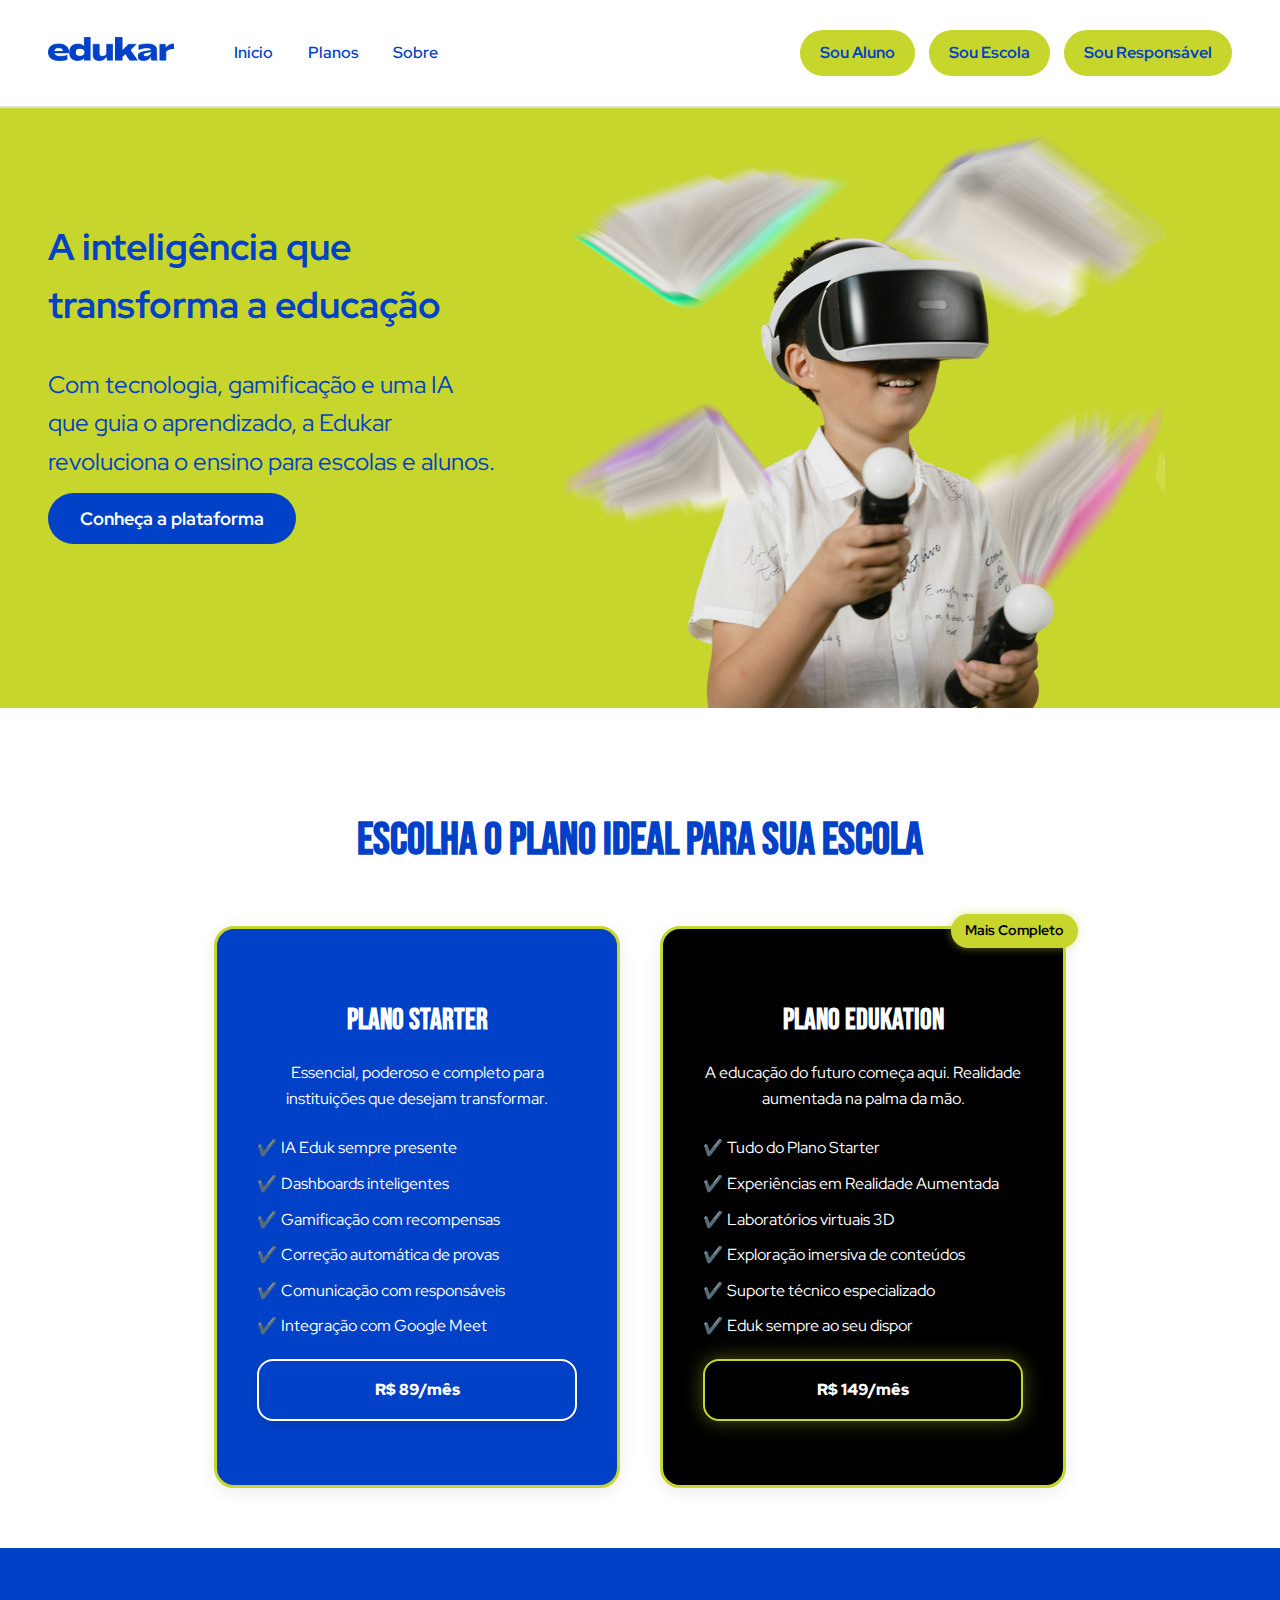
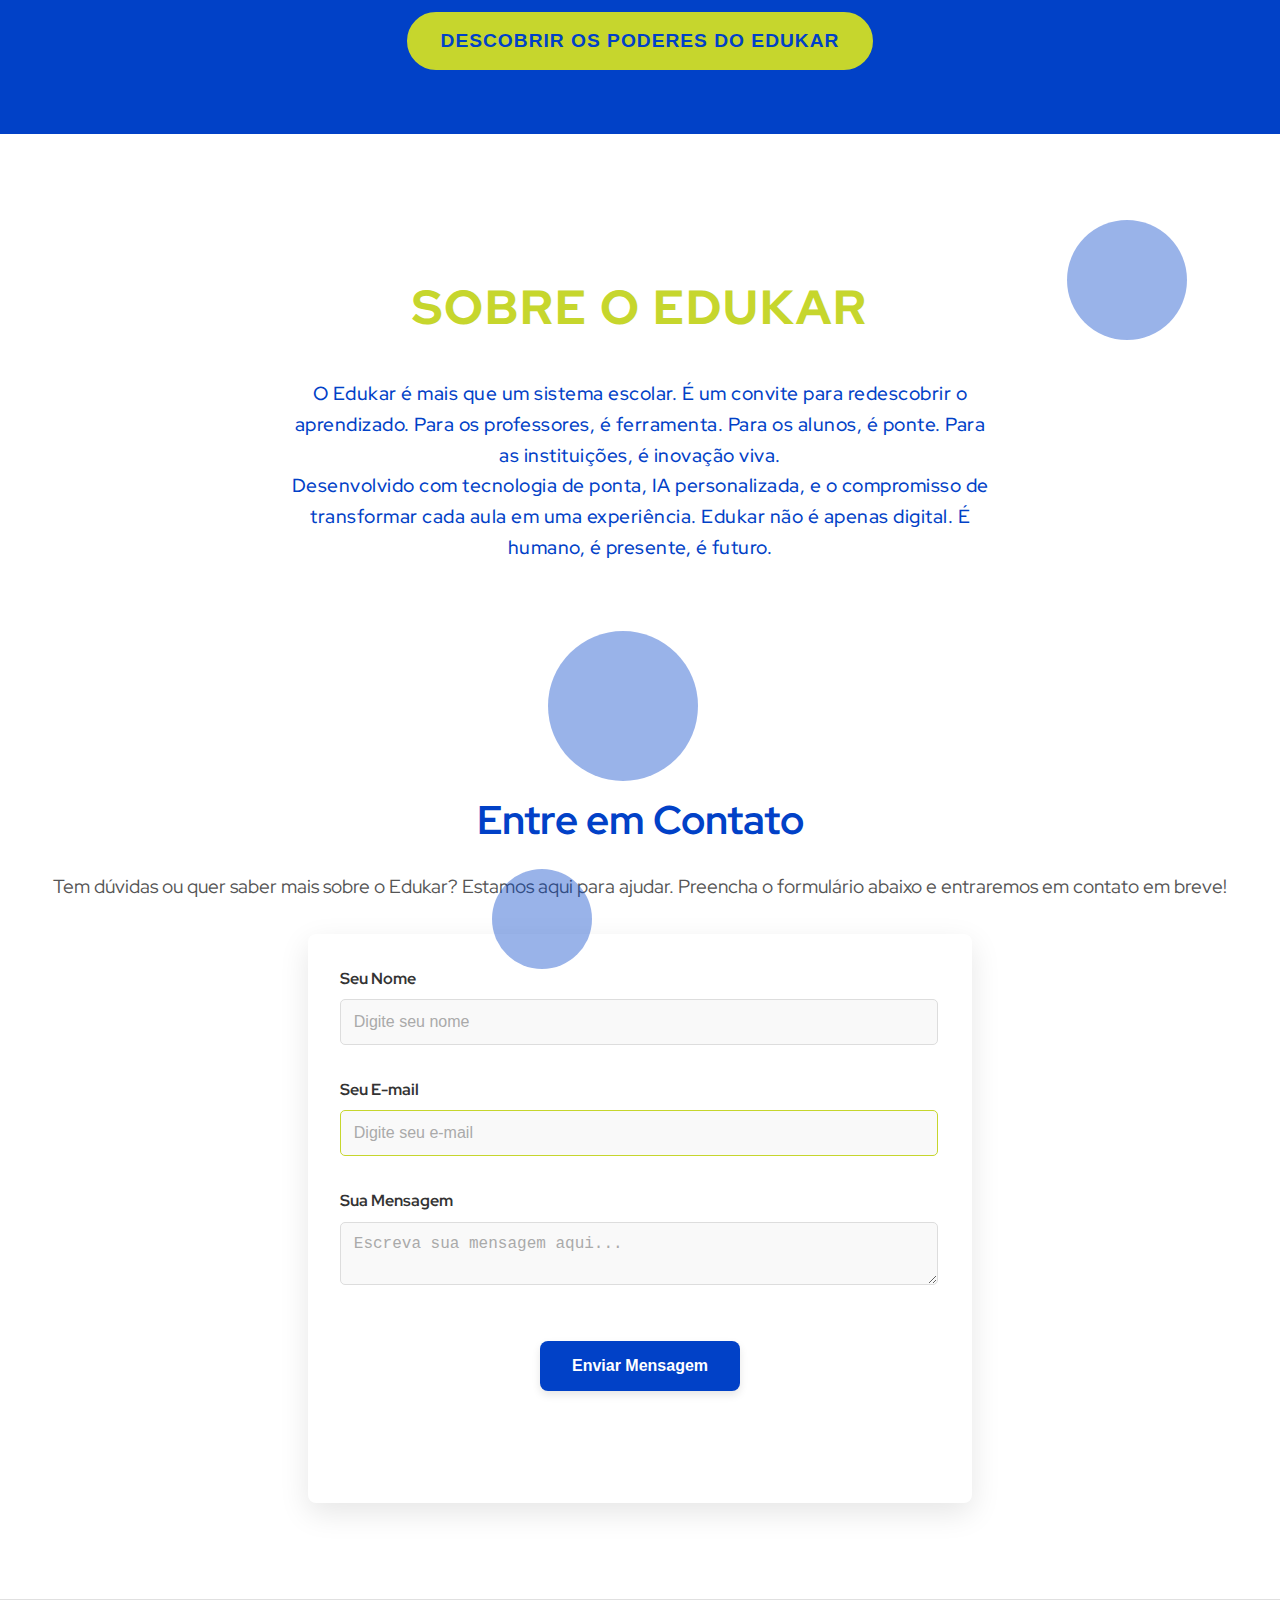
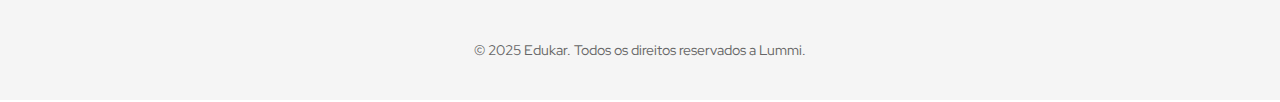
<file: Landing Page/index.html>
<!DOCTYPE html>
<html lang="pt-BR">
  <head>
    <meta charset="utf-8" />
    <meta name="viewport" content="width=device-width, initial-scale=1.0" />
    <title>Edukar</title>
    <link
      rel="shortcut icon"
      href="../src/logo_favicon.ico"
      type="image/x-icon"
    />
    <link
      rel="stylesheet"
      href="https://cdnjs.cloudflare.com/ajax/libs/font-awesome/5.15.3/css/all.min.css"
    />
    <link
      href="https://fonts.googleapis.com/css2?family=Bebas+Neue&family=Red+Hat+Display:ital,wght@0,300..900;1,300..900&display=swap"
      rel="stylesheet"
    />
    <link rel="stylesheet" href="../styles/landing.css" />
  </head>

  <body>
    <header class="header">
      <div class="logo">
        <img src="../src/Logo Azul.png" alt="Logo Edukar" />
      </div>

      <nav class="nav">
        <a href="../Landing Page/index.html">Início</a>
        <a href="#planos">Planos</a>
        <a href="#sobre">Sobre</a>
      </nav>
      <div class="loginGroup">
        <a class="login" href="../Logins/login_aluno.html">Sou Aluno</a>
        <a class="login" href="../Logins/login_escola.html">Sou Escola</a>
        <a class="login" href="../Logins/login_responsável.html"
          >Sou Responsável</a
        >
      </div>
    </header>

    <main class="main" id="inicio">
      <section class="hero">
        <h2>A inteligência que transforma a educação</h2>
        <p>
          Com tecnologia, gamificação e uma IA que guia o aprendizado, a Edukar
          revoluciona o ensino para escolas e alunos.
        </p>
        <a class="cta-button" href="#funcionalidades">Conheça a plataforma</a>
      </section>
      <div class="main-image">
        <img src="../src/photo_home.png" alt="Ilustração de estudante" />
      </div>
    </main>

    <section class="plans">
      <h2>Escolha o plano ideal para sua escola</h2>
      <div class="plan-cards">
        <div class="plan starter">
          <h3>Plano Starter</h3>
          <p>
            Essencial, poderoso e completo para instituições que desejam
            transformar.
          </p>
          <ul>
            <li>IA Eduk sempre presente</li>
            <li>Dashboards inteligentes</li>
            <li>Gamificação com recompensas</li>
            <li>Correção automática de provas</li>
            <li>Comunicação com responsáveis</li>
            <li>Integração com Google Meet</li>
          </ul>
          <p class="price">R$ 89/mês</p>
        </div>

        <div class="plan edukation">
          <span class="badge">Mais Completo</span>
          <h3>Plano Edukation</h3>
          <p>
            A educação do futuro começa aqui. Realidade aumentada na palma da
            mão.
          </p>
          <ul>
            <li>Tudo do Plano Starter</li>
            <li>Experiências em Realidade Aumentada</li>
            <li>Laboratórios virtuais 3D</li>
            <li>Exploração imersiva de conteúdos</li>
            <li>Suporte técnico especializado</li>
            <li>Eduk sempre ao seu dispor</li>
          </ul>
          <p class="price price-edukation">R$ 149/mês</p>
        </div>
      </div>
    </section>

    <section class="features-reveal">
      <button id="revealFeaturesBtn" class="reveal-button">
        Descobrir os poderes do Edukar
      </button>

      <div id="hiddenFeatures" class="features-grid hidden">
        <!-- Acadêmico -->
        <div class="feature-card">
          <span class="icon academic">📚</span>
          <h3>Boletim Escolar Digital</h3>
          <p>
            Acompanhe o desempenho do aluno com visual limpo e exportação em
            PDF.
          </p>
        </div>
        <div class="feature-card">
          <span class="icon academic">🧮</span>
          <h3>Lançamento de Notas</h3>
          <p>
            Notas por prova, atividade e peso personalizado para cada avaliação.
          </p>
        </div>
        <div class="feature-card">
          <span class="icon academic">✅</span>
          <h3>Controle de Frequência</h3>
          <p>Registros diários com visão em tempo real para responsáveis.</p>
        </div>
        <div class="feature-card">
          <span class="icon academic">📆</span>
          <h3>Calendário Escolar</h3>
          <p>Eventos, provas, feriados com notificações inteligentes.</p>
        </div>
        <div class="feature-card">
          <span class="icon academic">✍️</span>
          <h3>Assinatura Digital</h3>
          <p>Documentos oficiais assinados direto na plataforma.</p>
        </div>

        <!-- Comunicação -->
        <div class="feature-card">
          <span class="icon communication">📢</span>
          <h3>Comunicados e Recados</h3>
          <p>Mensagens com confirmação de leitura por responsáveis.</p>
        </div>
        <div class="feature-card">
          <span class="icon communication">💬</span>
          <h3>Chat com Professores e Secretaria</h3>
          <p>Canal direto e funcional para comunicação com a escola.</p>
        </div>
        <div class="feature-card">
          <span class="icon communication">🎓</span>
          <h3>Perfil do Responsável</h3>
          <p>
            Acesso a múltiplos filhos, notificações personalizadas e interação
            fácil.
          </p>
        </div>

        <!-- IA & Extras -->
        <div class="feature-card">
          <span class="icon ai">🤖</span>
          <h3>Mentoria por IA (Eduk)</h3>
          <p>
            Recomenda conteúdos, tira dúvidas e guia alunos no caminho do saber.
          </p>
        </div>
        <div class="feature-card">
          <span class="icon ai">🔍</span>
          <h3>Correção Automática por IA</h3>
          <p>Provas corrigidas em segundos, com revisão manual opcional.</p>
        </div>

        <!-- Gamificação -->
        <div class="feature-card">
          <span class="icon game">🕹️</span>
          <h3>Gamificação Total</h3>
          <p>XP, rankings, medalhas, desafios e loja mágica de recompensas.</p>
        </div>
        <div class="feature-card">
          <span class="icon game">🧩</span>
          <h3>Desafios e Hackathons</h3>
          <p>Quizzes, eventos e competições entre turmas.</p>
        </div>

        <!-- Biblioteca & APIs -->
        <div class="feature-card">
          <span class="icon library">📖</span>
          <h3>Biblioteca Virtual</h3>
          <p>Catálogo digital, empréstimos e leituras integradas.</p>
        </div>
        <div class="feature-card">
          <span class="icon library">🔗</span>
          <h3>APIs Educacionais Integradas</h3>
          <p>Conexão com Khan Academy, Udemy e YouTube Educacional.</p>
        </div>

        <!-- Extras UAU -->
        <div class="feature-card">
          <span class="icon uau">🎥</span>
          <h3>Google Meet Integrado</h3>
          <p>Aulas ao vivo com um clique, direto na plataforma.</p>
        </div>
        <div class="feature-card">
          <span class="icon uau">🧠</span>
          <h3>Realidade Aumentada</h3>
          <p>Experiências imersivas 3D direto na sala de aula.</p>
        </div>
        <div class="feature-card">
          <span class="icon uau">📲</span>
          <h3>Notificações Push</h3>
          <p>Alertas importantes direto no celular dos alunos e pais.</p>
        </div>
        <div class="feature-card">
          <span class="icon uau">🏆</span>
          <h3>Campeonatos entre Turmas</h3>
          <p>Eventos e jogos que tornam o aprendizado inesquecível.</p>
        </div>
      </div>
    </section>

    <section class="about-edukar">
      <div class="about-content">
        <h2>Sobre o Edukar</h2>
        <p>
          O Edukar é mais que um sistema escolar. É um convite para redescobrir
          o aprendizado. Para os professores, é ferramenta. Para os alunos, é
          ponte. Para as instituições, é inovação viva.
        </p>
        <p>
          Desenvolvido com tecnologia de ponta, IA personalizada, e o
          compromisso de transformar cada aula em uma experiência. Edukar não é
          apenas digital. É humano, é presente, é futuro.
        </p>
      </div>
      <div class="moving-objects">
        <div class="circle circle-1"></div>
        <div class="circle circle-2"></div>
        <div class="circle circle-3"></div>
      </div>
    </section>

    <section class="contact-section">
      <div class="contact-container">
        <h2>Entre em Contato</h2>
        <p>
          Tem dúvidas ou quer saber mais sobre o Edukar? Estamos aqui para
          ajudar. Preencha o formulário abaixo e entraremos em contato em breve!
        </p>
        <form id="contactForm" class="contact-form">
          <div class="form-group">
            <label for="name">Seu Nome</label>
            <input
              type="text"
              id="name"
              name="name"
              required
              placeholder="Digite seu nome"
            />
          </div>
          <div class="form-group">
            <label for="email">Seu E-mail</label>
            <input
              type="email"
              id="email"
              name="email"
              required
              placeholder="Digite seu e-mail"
            />
          </div>
          <div class="form-group">
            <label for="message">Sua Mensagem</label>
            <textarea
              id="message"
              name="message"
              required
              placeholder="Escreva sua mensagem aqui..."
            ></textarea>
          </div>
          <button type="submit" class="submit-btn">Enviar Mensagem</button>
          <p class="form-feedback" id="formFeedback"></p>
        </form>
      </div>
    </section>

    <footer class="footer">
      <p>© 2025 Edukar. Todos os direitos reservados a Lummi.</p>
    </footer>

    <script src="../engines/landing.js"></script>
  </body>
</html>
</file>
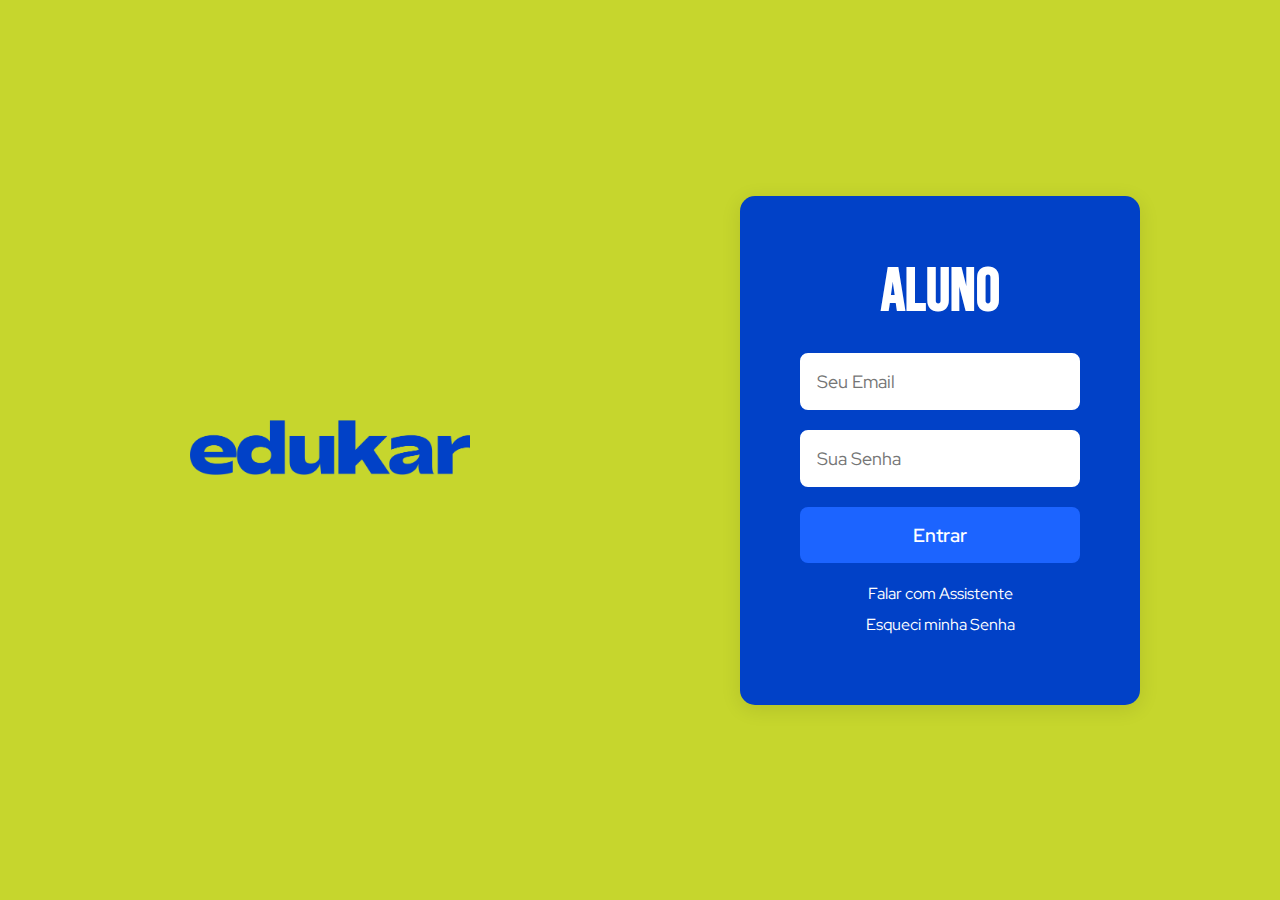
<file: Logins/login_aluno.html>
<!DOCTYPE html>
<html lang="pt-br">
  <head>
    <meta charset="UTF-8" />
    <meta name="viewport" content="width=device-width, initial-scale=1.0" />
    <link
      rel="shortcut icon"
      href="../src/logo_favicon.ico"
      type="image/x-icon"
    />
    <title>Login</title>
    <link
      href="https://fonts.googleapis.com/css2?family=Bebas+Neue&family=Red+Hat+Display:ital,wght@0,300..900;1,300..900&display=swap"
      rel="stylesheet"
    />
    <link rel="stylesheet" href="../styles/login_geral.css" />
  </head>
  <body>
    <div class="login-container">
      <!-- Logo à esquerda -->
      <div class="logo-container">
        <img src="../src/Logo Azul.png" alt="Logo do Edukar" />
      </div>

      <!-- Formulário de Login -->
      <div class="login-box">
        <h2>Aluno</h2>
        <form action="#" method="POST">
          <!-- Campo de email -->
          <div class="input-field">
            <input
              type="email"
              id="email"
              name="email"
              placeholder="Seu Email"
              required
            />
          </div>

          <!-- Campo de senha -->
          <div class="input-field">
            <input
              type="password"
              id="password"
              name="password"
              placeholder="Sua Senha"
              required
            />
          </div>

          <!-- Botão de submit -->
          <div class="input-field">
            <button class="submit-btn">Entrar</button>
          </div>
        </form>

        <!-- Links de Assistente e Esqueci minha senha -->
        <div class="login-footer">
          <p><a href="#">Falar com Assistente</a></p>
          <p><a href="#">Esqueci minha Senha</a></p>
        </div>
      </div>
    </div>
    <script src="../engines/login.js"></script>
  </body>
</html>
</file>
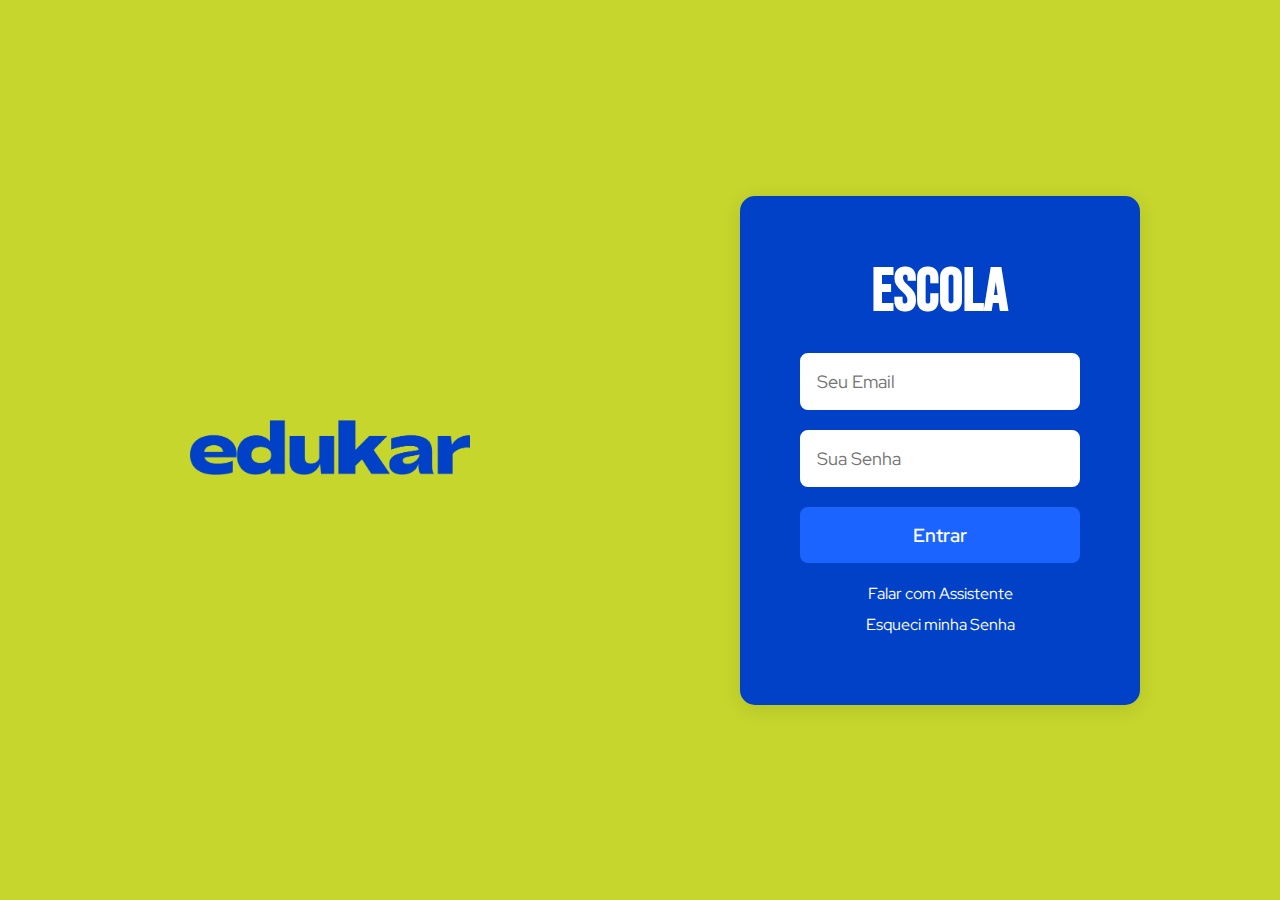
<file: Logins/login_escola.html>
<!DOCTYPE html>
<html lang="pt-br">
  <head>
    <meta charset="UTF-8" />
    <meta name="viewport" content="width=device-width, initial-scale=1.0" />
    <link
      rel="shortcut icon"
      href="../src/logo_favicon.ico"
      type="image/x-icon"
    />
    <title>Login</title>
    <link
      href="https://fonts.googleapis.com/css2?family=Bebas+Neue&family=Red+Hat+Display:ital,wght@0,300..900;1,300..900&display=swap"
      rel="stylesheet"
    />
    <link rel="stylesheet" href="../styles/login_geral.css" />
  </head>
  <body>
    <div class="login-container">
      <!-- Logo à esquerda -->
      <div class="logo-container">
        <img src="../src/Logo Azul.png" alt="Logo do Edukar" />
      </div>

      <!-- Formulário de Login -->
      <div class="login-box">
        <h2>Escola</h2>
        <form action="#" method="POST">
          <!-- Campo de email -->
          <div class="input-field">
            <input
              type="email"
              id="email"
              name="email"
              placeholder="Seu Email"
              required
            />
          </div>

          <!-- Campo de senha -->
          <div class="input-field">
            <input
              type="password"
              id="password"
              name="password"
              placeholder="Sua Senha"
              required
            />
          </div>

          <!-- Botão de submit -->
          <div class="input-field">
            <button type="submit" class="submit-btn">Entrar</button>
          </div>
        </form>

        <!-- Links de Assistente e Esqueci minha senha -->
        <div class="login-footer">
          <p><a href="#">Falar com Assistente</a></p>
          <p><a href="#">Esqueci minha Senha</a></p>
        </div>
      </div>
    </div>
    <script src="../engines/login.js"></script>
  </body>
</html>
</file>
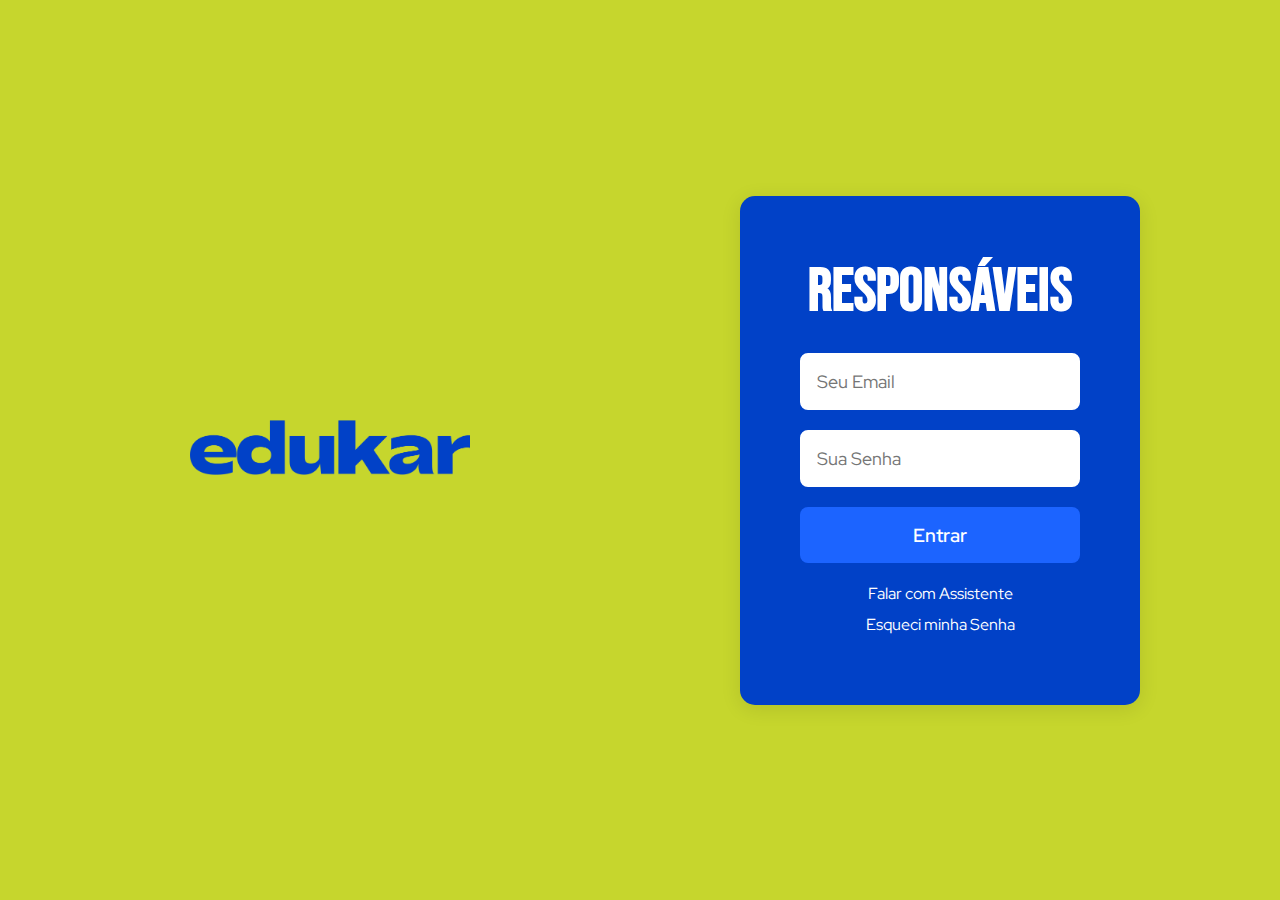
<file: Logins/login_responsável.html>
<!DOCTYPE html>
<html lang="pt-br">
  <head>
    <meta charset="UTF-8" />
    <meta name="viewport" content="width=device-width, initial-scale=1.0" />
    <link
      rel="shortcut icon"
      href="../src/logo_favicon.ico"
      type="image/x-icon"
    />
    <title>Login</title>
    <link
      href="https://fonts.googleapis.com/css2?family=Bebas+Neue&family=Red+Hat+Display:ital,wght@0,300..900;1,300..900&display=swap"
      rel="stylesheet"
    />
    <link rel="stylesheet" href="../styles/login_geral.css" />
  </head>
  <body>
    <div class="login-container">
      <!-- Logo à esquerda -->
      <div class="logo-container">
        <img src="../src/Logo Azul.png" alt="Logo do Edukar" />
      </div>

      <!-- Formulário de Login -->
      <div class="login-box">
        <h2>Responsáveis</h2>
        <form action="#" method="POST">
          <!-- Campo de email -->
          <div class="input-field">
            <input
              type="email"
              id="email"
              name="email"
              placeholder="Seu Email"
              required
            />
          </div>

          <!-- Campo de senha -->
          <div class="input-field">
            <input
              type="password"
              id="password"
              name="password"
              placeholder="Sua Senha"
              required
            />
          </div>

          <!-- Botão de submit -->
          <div class="input-field">
            <button type="submit" class="submit-btn">Entrar</button>
          </div>
        </form>

        <!-- Links de Assistente e Esqueci minha senha -->
        <div class="login-footer">
          <p><a href="#">Falar com Assistente</a></p>
          <p><a href="#">Esqueci minha Senha</a></p>
        </div>
      </div>
    </div>
    <script src="../engines/login.js"></script>
  </body>
</html>
</file>
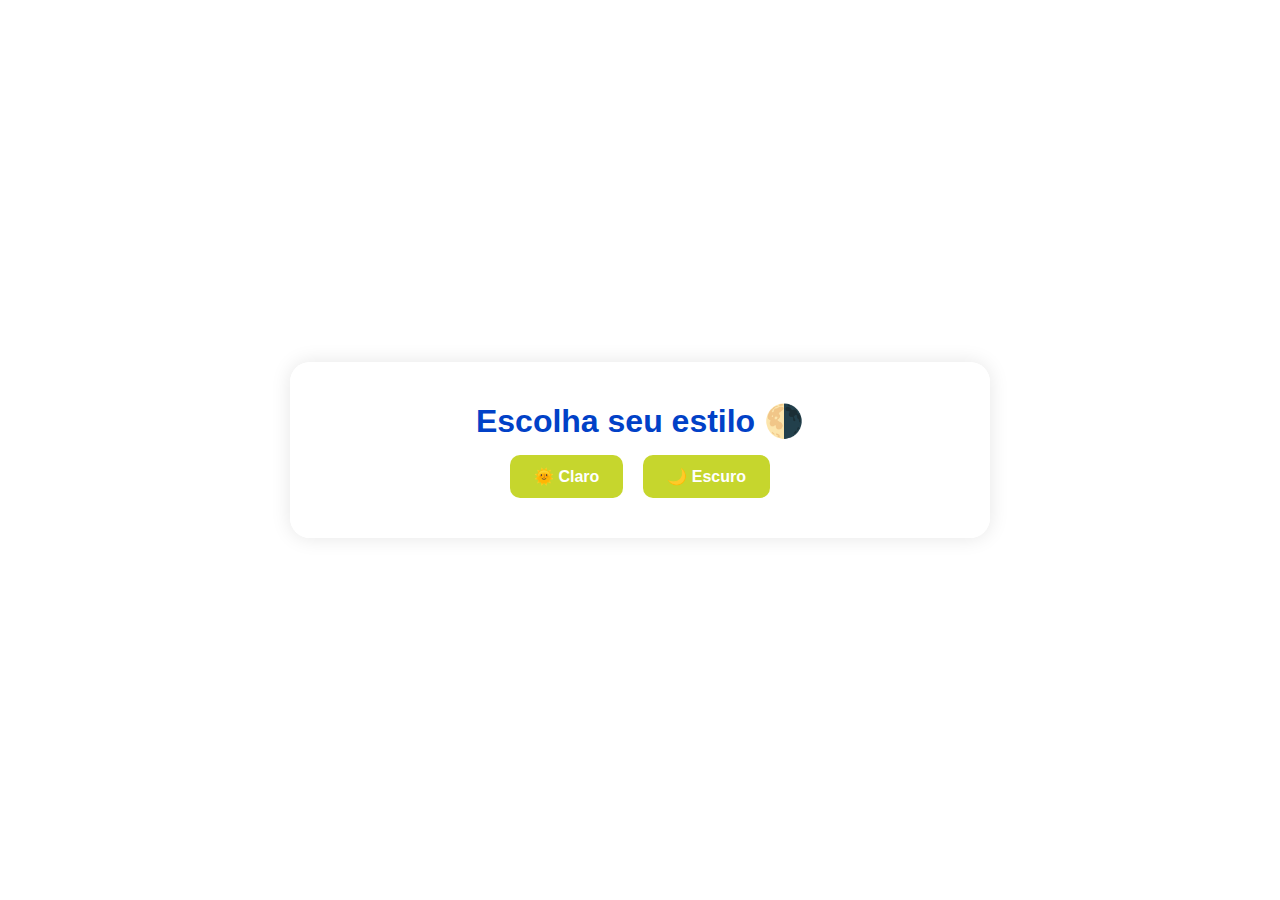
<file: Logins/primeira_vez.html>
<!DOCTYPE html>
<html lang="pt-br" data-tema="claro">
  <head>
    <meta charset="UTF-8" />
    <meta name="viewport" content="width=device-width, initial-scale=1.0" />
    <link
      rel="shortcut icon"
      href="../src/logo_favicon.ico"
      type="image/x-icon"
    />
    <title>Primeira Entrada - Edukar</title>
    <link rel="stylesheet" href="../styles/primeira.css" />
  </head>
  <body>
    <div class="container">
      <div class="slides" id="slides">
        <!-- Escolha de Tema -->
        <section class="slide ativo">
          <h2>Escolha seu estilo 🌗</h2>
          <div class="opcoes-tema">
            <button class="theme-btn claro" data-tema="claro">🌞 Claro</button>
            <button class="theme-btn escuro" data-tema="escuro">
              🌙 Escuro
            </button>
          </div>
        </section>

        <!-- Idade -->
        <section class="slide">
          <h2>Quantos anos você tem?</h2>
          <input type="number" name="idade" placeholder="Digite sua idade" />
          <button class="next-btn">Próximo</button>
        </section>

        <!-- Faculdade -->
        <section class="slide">
          <h2>Qual faculdade você quer fazer?</h2>
          <input
            type="text"
            name="faculdade"
            placeholder="Ex: Engenharia de Software"
          />
          <button class="next-btn">Próximo</button>
        </section>

        <!-- Hobby -->
        <section class="slide">
          <h2>Qual é o seu hobby favorito? 🎨</h2>
          <input
            type="text"
            name="hobby"
            placeholder="Ex: Tocar violão, desenhar..."
          />
          <button class="next-btn">Finalizar</button>
        </section>

        <!-- Carregando -->
        <section class="slide carregando">
          <h2>Preparando sua experiência... 🎒✨</h2>
          <div class="loader"></div>
          <p class="mensagem">Aguenta firme, só um segundo!</p>
        </section>
      </div>
    </div>
    <script src="../engines/primeira.js"></script>
  </body>
</html>
</file>
<file: styles/login_geral.css>
/* Estilos Gerais */
* {
  margin: 0;
  padding: 0;
  box-sizing: border-box;
  font-family: "Red Hat Display", sans-serif;
}

body {
  background-color: #c6d62d; /* Fundo verde da identidade visual */
  display: flex;
  justify-content: center;
  align-items: center;
  height: 100vh;
  overflow: hidden; /* Para não aparecer o scroll */
  opacity: 1;
  transition: opacity 0.5s ease-in-out;
}

body.fade-out {
  opacity: 0;
}

.login-container {
  display: flex;
  justify-content: space-between;
  align-items: center;
  width: 100%;
  max-width: 1200px;
  padding-right: 100px;
}

.logo-container {
  flex: 1;
  text-align: left;
  padding-left: 150px; /* Afastar a logo um pouco da borda esquerda */
}

.logo-container img {
  width: 280px; /* Ajuste do tamanho da logo */
}

.login-box {
  flex: 1;
  max-width: 400px;
  background-color: #0141c7; /* Fundo azul do container de login */
  border-radius: 15px;
  padding: 60px;
  box-shadow: 0 4px 20px rgba(0, 0, 0, 0.1);
}

h2 {
  text-align: center;
  color: #ffffff; /* Cor branca para o título */
  margin-bottom: 25px;
  font-family: "Bebas Neue", cursive;
  font-size: 60px;
}

.input-field {
  margin-bottom: 20px;
}

.input-field input {
  width: 100%;
  padding: 15px;
  font-size: 1.1rem;
  border: 2px solid #ffffff; /* Bordas brancas */
  border-radius: 8px;
  outline: none;
  transition: border-color 0.3s ease;
}

.input-field input:focus {
  border-color: #1c64ff; /* Laranja para quando o input estiver focado */
}

.submit-btn {
  width: 100%;
  padding: 15px;
  background-color: #1c64ff; /* Laranja para o botão */
  color: #ffffff;
  border: none;
  border-radius: 8px;
  font-size: 1.2rem;
  cursor: pointer;
  font-weight: 600;
  transition: background-color 0.3s ease, transform 0.2s ease;
}

.submit-btn:hover {
  background-color: #002c8b; /* Laranja mais forte para o hover */
  transform: scale(1.05);
}

/* Footer com os links */
.login-footer {
  text-align: center;
  margin-top: 20px;
}

.login-footer p {
  margin: 10px 0;
}

.login-footer a {
  text-decoration: none;
  color: #ffffff; /* Texto branco para os links */
  font-size: 1rem;
  transition: color 0.3s ease;
}

.login-footer a:hover {
  color: #ff6f00; /* Cor laranja para o hover nos links */
}
</file>
<file: styles/primeira.css>
:root {
  --azul: #0141c7;
  --verde: #c6d62d;
  --claro-bg: #ffffff;
  --claro-texto: #000000;
  --escuro-bg: #1b1b1b;
  --escuro-texto: #f0f0f0;
}

* {
  margin: 0;
  padding: 0;
  box-sizing: border-box;
}

html,
body {
  height: 100%;
  font-family: "Red Hat Display", sans-serif;
  background-color: var(--claro-bg);
  color: var(--claro-texto);
  transition: background-color 0.5s, color 0.5s;
}

[data-tema="escuro"] body {
  background-color: var(--escuro-bg);
  color: var(--escuro-texto);
}

.container {
  width: 100%;
  height: 100%;
  padding: 20px;
  display: flex;
  justify-content: center;
  align-items: center;
}

.slides {
  width: 100%;
  max-width: 700px;
  height: auto;
  background: rgba(255, 255, 255, 0.9);
  border-radius: 20px;
  box-shadow: 0 0 20px rgba(0, 0, 0, 0.1);
  padding: 40px 30px;
  display: flex;
  flex-direction: column;
  align-items: center;
  gap: 20px;
  position: relative;
}

[data-tema="escuro"] .slides {
  background-color: #2a2a2a;
}

.slide {
  display: none;
  flex-direction: column;
  align-items: center;
  text-align: center;
  animation: aparecer 0.6s ease forwards;
}

.slide.ativo {
  display: flex;
}

.slide h2 {
  font-size: 2rem;
  color: var(--azul);
  margin-bottom: 15px;
}

input {
  padding: 12px 18px;
  font-size: 16px;
  border: 2px solid var(--verde);
  border-radius: 10px;
  width: 100%;
  max-width: 400px;
  margin-bottom: 15px;
}

button {
  padding: 12px 24px;
  font-weight: bold;
  font-size: 16px;
  border: none;
  background: var(--verde);
  color: #fff;
  border-radius: 10px;
  cursor: pointer;
  transition: transform 0.2s;
}

button:hover {
  transform: scale(1.05);
}

.theme-btn {
  margin: 0 10px;
}

.opcoes-tema {
  display: flex;
  justify-content: center;
  flex-wrap: wrap;
}

.img-ilustrativa {
  width: 100%;
  max-width: 300px;
  margin-top: 20px;
  animation: flutuar 3s ease-in-out infinite;
}

.loader {
  border: 6px solid #f0f0f0;
  border-top: 6px solid var(--azul);
  border-radius: 50%;
  width: 60px;
  height: 60px;
  animation: girar 1s linear infinite;
  margin: 20px auto;
}

.mensagem {
  font-size: 16px;
  color: var(--azul);
  margin-top: 10px;
}

@keyframes flutuar {
  0%,
  100% {
    transform: translateY(0);
  }
  50% {
    transform: translateY(-10px);
  }
}

@keyframes aparecer {
  from {
    opacity: 0;
    transform: translateY(30px);
  }
  to {
    opacity: 1;
    transform: translateY(0);
  }
}

@keyframes girar {
  0% {
    transform: rotate(0deg);
  }
  100% {
    transform: rotate(360deg);
  }
}

@media (max-width: 768px) {
  .slides {
    padding: 30px 20px;
  }

  .slide h2 {
    font-size: 1.6rem;
  }

  .img-ilustrativa {
    max-width: 220px;
  }
}
</file>
<file: styles/landing.css>
/* Reset base */
body {
  margin: 0;
  padding: 0;
  font-family: "Red Hat Display", sans-serif;
  background-color: #ffffff;
  color: #0141c7;
  line-height: 1.6;
}

/* Header fix */
.header {
  background-color: #ffffff;
  padding: 10px 48px 30px;
  display: flex;
  justify-content: flex-start;
  align-items: center;
  border-bottom: 2px solid #e0e0e0;
  margin-top: 20px;
  gap: 60px;
}

.nav {
  display: flex;
  gap: 35px;
}

.nav a {
  text-decoration: none;
  color: #0141c7;
  font-weight: 600;
  font-size: 1rem;
  transition: color 0.3s ease;
}

.nav a:hover {
  color: #c6d62d;
}

.loginGroup {
  display: flex;
  align-items: end;
  gap: 14px;
  margin-left: auto; /* Isso joga o grupo pro lado direito */
}

.loginGroup .login {
  background-color: #c6d62d;
  padding: 10px 20px;
  border-radius: 9999px;
  color: #0141c7;
  text-decoration: none;
  font-weight: 700;
  transition: background-color 0.3s ease;
  align-items: end;
}

.loginGroup .login:hover {
  background-color: #b5c420;
}

/* Main content */
.main {
  background-color: #c6d62d;
  display: flex;
  align-items: stretch; /* O segredo está aqui */
  justify-content: space-between;
  gap: 20px;
  color: #0141c7;
  height: auto; /* deixa a altura ser definida pelo conteúdo */
}

.hero {
  padding: 100px 48px;
  max-width: 600px;
  z-index: 2;
}

.hero h1 {
  font-family: "Bebas Neue", cursive;
  font-size: 5rem;
  margin: 0;
  color: #0141c7;
}

.hero h2 {
  font-size: 2.3rem;
  margin-top: 10px;
  color: #0141c7;
}

.hero p {
  font-size: 1.5rem;
  margin: 24px 0;
  color: #0141c7;
}

/* CTA Button */
.cta-button {
  background-color: #0141c7;
  color: #ffffff;
  padding: 14px 32px;
  border: none;
  border-radius: 30px;
  font-size: 1.1rem;
  font-weight: bold;
  cursor: pointer;
  text-decoration: none;
  transition: background-color 0.3s ease;
}

.cta-button:hover {
  background-color: #012e9e;
}

/* Footer */
.footer {
  text-align: center;
  padding: 24px;
  background-color: #f5f5f5;
  font-size: 0.9rem;
  color: #666;
  border-top: 1px solid #e0e0e0;
}

/* Responsividade */
@media (max-width: 768px) {
  .header {
    flex-direction: column;
    gap: 16px;
    padding: 20px;
  }

  .nav,
  .loginGroup {
    flex-direction: column;
    align-items: center;
    gap: 12px;
  }

  .main {
    flex-direction: column;
    text-align: center;
  }

  .hero-image {
    display: none;
  }

  .main-image {
    display: none;
  }
}

.logo img {
  height: 25px; /* Tamanho pequeno, mas visível */
  object-fit: contain;
  transition: transform 0.3s ease;
}

.logo img:hover {
  transform: scale(1.05); /* Efeito sutil ao passar o mouse */
}

.main-image {
  height: 100%;
  display: flex;
  align-items: stretch; /* faz ela crescer igual ao container */
  justify-content: flex-end;
  flex: 1;
}

.main-image img {
  height: 600px;
  width: auto; /* mantém proporção */
  max-height: 100%;
  object-fit: contain;
  pointer-events: none;
  user-select: none;
  padding-right: 115px;
}

.plans {
  padding: 60px 48px;
  background-color: #ffffff;
  color: #0141c7;
  text-align: center;
}

.plans h2 {
  font-size: 2.8rem;
  margin-bottom: 50px;
  font-family: "Bebas Neue", cursive;
}

.plan-cards {
  display: flex;
  justify-content: center;
  flex-wrap: wrap;
  gap: 40px;
}

/* Estilo base dos cards */
.plan {
  border-radius: 20px;
  padding: 40px;
  width: 320px;
  box-shadow: 0px 4px 20px rgba(0, 0, 0, 0.08);
  transition: transform 0.3s ease;
  color: #ffffff;
}

.plan:hover {
  transform: scale(1.03);
}

.plan h3 {
  font-size: 1.8rem;
  margin-bottom: 16px;
  font-family: "Bebas Neue", cursive;
}

.plan p {
  font-size: 1rem;
  margin-bottom: 24px;
}

.plan ul {
  list-style: none;
  padding: 0;
  text-align: left;
  margin-bottom: 20px;
}

.plan ul li {
  margin-bottom: 10px;
  position: relative;
  padding-left: 24px;
}

.plan ul li::before {
  content: "✔️";
  position: absolute;
  left: 0;
  top: 0;
}

.price {
  font-size: 2.5rem;
  font-weight: 900;
  margin-top: 20px;
  margin-bottom: 10px;
  text-align: center;
  border-radius: 16px;
  padding: 16px 0;
  box-shadow: 0 4px 12px rgba(0, 0, 0, 0.1);
}

/* Starter - Azul da identidade */
.plan.starter .price {
  background-color: #0141c7;
  color: #ffffff;
  border: 2px solid #ffffff;
}

/* Edukation - Pretinho chique com dourado mental */
.plan.edukation .price {
  background-color: #000000;
  color: #c6d62d;
  border: 2px solid #c6d62d;
}

/* Cores específicas */
.plan.starter {
  background-color: #0141c7; /* Azul Edukar */
  border: 3px solid #c6d62d;
}

.plan.starter h3,
.plan.starter p,
.plan.starter ul li,
.plan.starter .price {
  color: #ffffff;
}

.plan.edukation {
  background-color: #000000; /* Pretão luxo */
  border: 3px solid #c6d62d;
}

.plan.edukation h3,
.plan.edukation p,
.plan.edukation ul li,
.plan.edukation .price {
  color: #ffffff;
}

.badge {
  display: inline-block;
  background-color: #c6d62d;
  color: #000000;
  font-weight: bold;
  font-size: 0.85rem;
  padding: 6px 14px;
  border-radius: 9999px;
  position: absolute;
  top: -15px;
  right: -15px;
  z-index: 10;
  box-shadow: 0 0 10px rgba(198, 214, 45, 0.5);
  animation: pulse 2.5s infinite ease-in-out;
}

.plan.edukation {
  position: relative;
}

/* Animação de brilho */
@keyframes pulse {
  0% {
    box-shadow: 0 0 10px rgba(198, 214, 45, 0.5);
  }
  50% {
    box-shadow: 0 0 20px rgba(198, 214, 45, 0.8);
  }
  100% {
    box-shadow: 0 0 10px rgba(198, 214, 45, 0.5);
  }
}

.price-edukation {
  box-shadow: 0 0 20px rgba(198, 214, 45, 0.4),
    inset 0 0 10px rgba(0, 0, 0, 0.2);
}

.features-reveal {
  padding: 4rem 2rem;
  background-color: #0141c7;
  text-align: center;
}

.reveal-button {
  background-color: #c6d62d; /* Fundo transparente para mais leveza */
  color: #0141c7; /* Cor do texto azul */
  padding: 1rem 2rem;
  font-size: 1.2rem;
  border: 2px solid #c6d62d; /* Borda fina do verde */
  border-radius: 9999px; /* Bordas arredondadas */
  cursor: pointer;
  font-weight: 600;
  transition: all 0.3s ease; /* Transições suaves */
  text-transform: uppercase; /* Texto em caixa alta */
  letter-spacing: 1px; /* Espaçamento entre as letras */
}

.reveal-button:hover {
  background-color: #c6d62d; /* Cor de fundo verde no hover */
  color: #fff; /* Texto branco no hover */
  transform: scale(1.05); /* Efeito de aumento suave */
  border-color: #0141c7; /* A borda fica azul no hover */
}

.reveal-button:focus {
  outline: none; /* Remove o contorno padrão */
  border-color: #0141c7; /* Mantém a borda azul no foco */
}

.features-grid {
  display: grid;
  grid-template-columns: repeat(auto-fit, minmax(260px, 1fr));
  gap: 2rem;
  margin-top: 3rem;
  opacity: 1;
  transition: opacity 0.5s ease;
}

.features-grid.hidden {
  display: none;
  opacity: 0;
}

.feature-card {
  background-color: white;
  padding: 1.5rem;
  border-radius: 1.5rem;
  box-shadow: 0 10px 30px rgba(0, 0, 0, 0.05);
  transition: transform 0.3s ease, box-shadow 0.3s ease;
  text-align: left;
  position: relative;
}

.feature-card:hover {
  transform: translateY(-5px);
  box-shadow: 0 12px 40px rgba(0, 0, 0, 0.1);
}

.icon {
  font-size: 2rem;
  display: inline-block;
  margin-bottom: 1rem;
}

/* Cores por categoria */
.icon.academic {
  color: #0141c7;
} /* Azul */
.icon.communication {
  color: #c6d62d;
} /* Verde claro */
.icon.ai {
  color: #8c4eff;
} /* Roxo */
.icon.game {
  color: #ff7c00;
} /* Laranja */
.icon.library {
  color: #ff3c38;
} /* Vermelho */
.icon.uau {
  color: #000000;
} /* Preto glam */

.feature-card h3 {
  font-size: 1.2rem;
  font-weight: 700;
  margin-bottom: 0.5rem;
  color: #222;
}

.feature-card p {
  font-size: 0.95rem;
  line-height: 1.4;
  color: #555;
}

.about-edukar {
  background: #ffffff; /* Gradiente de azul e roxo */
  color: #0141c7; /* Texto branco */
  padding: 6rem 2rem;
  text-align: center;
  position: relative;
}

.about-content h2 {
  font-size: 3rem; /* Tamanho maior para um título marcante */
  font-weight: 800; /* Peso mais forte para destacar */
  text-transform: uppercase;
  color: #c6d62d; /* Verde da identidade para o título */
  letter-spacing: 2px; /* Aumento do espaçamento entre as letras para dar mais impacto */
  margin-bottom: 2rem;
}

.about-content p {
  font-size: 1.2rem;
  line-height: 1.6;
  color: #0141c7;
  max-width: 700px; /* Limita a largura do texto para não ficar esticado */
  margin: 0 auto; /* Centraliza o parágrafo */
  font-weight: 500;
  letter-spacing: 0.5px;
}

.contact-section {
  background-color: #ffffff;
  padding: 6rem 2rem;
  text-align: center;
  color: #222;
}

.contact-container h2 {
  font-size: 2.5rem;
  color: #0141c7;
  margin-bottom: 1rem;
}

.contact-container p {
  font-size: 1.2rem;
  color: #555;
  margin-bottom: 2rem;
}

.contact-form {
  max-width: 600px;
  margin: 0 auto;
  background-color: #ffffff;
  padding: 2rem;
  border-radius: 8px;
  box-shadow: 0 10px 30px rgba(0, 0, 0, 0.1);
}

.form-group {
  margin-bottom: 1.5rem;
  text-align: left;
}

.form-group label {
  font-weight: bold;
  font-size: 1rem;
  color: #333;
}

.form-group input,
.form-group textarea {
  width: 95%;
  padding: 0.8rem;
  margin-top: 0.5rem;
  border: 1px solid #ddd;
  border-radius: 5px;
  font-size: 1rem;
  color: #333;
  transition: border 0.3s ease, box-shadow 0.3s ease;
}

.form-group input:focus,
.form-group textarea:focus {
  border-color: #0141c7;
  box-shadow: 0 0 5px rgba(1, 65, 199, 0.5);
}

.submit-btn {
  background-color: #c6d62d;
  color: #0141c7;
  padding: 1rem 2rem;
  font-size: 1.2rem;
  border: none;
  border-radius: 9999px;
  cursor: pointer;
  font-weight: 600;
  transition: background-color 0.3s ease, transform 0.2s ease;
  box-shadow: 0 4px 8px rgba(0, 0, 0, 0.1);
  margin-top: 1rem;
}

.submit-btn:hover {
  background-color: #a0c327;
  transform: scale(1.05);
}

.form-feedback {
  margin-top: 1rem;
  font-size: 1rem;
  color: #28a745;
  visibility: hidden; /* Inicialmente invisível */
  transition: opacity 0.3s ease;
}

.contact-form .error {
  color: #dc3545;
}

/* Estilo para os inputs */
input,
textarea {
  width: 100%;
  padding: 1rem;
  margin: 0.5rem 0;
  border: 2px solid #ccc;
  border-radius: 8px;
  font-size: 1rem;
  color: #333;
  background-color: #f9f9f9;
  transition: all 0.3s ease;
}

/* Estilo quando o campo estiver em foco */
input:focus,
textarea:focus {
  border-color: #0141c7; /* Cor azul da identidade */
  box-shadow: 0 0 8px rgba(1, 65, 199, 0.4);
  outline: none;
  background-color: #fff;
}

/* Placeholder dos inputs com a cor do texto em cinza claro */
input::placeholder,
textarea::placeholder {
  color: #aaa;
}

/* Para o input de e-mail, vamos dar um toque mais especial */
input[type="email"] {
  border-color: #c6d62d; /* Verde da identidade */
}

input[type="email"]:focus {
  border-color: #0141c7;
  box-shadow: 0 0 8px rgba(1, 65, 199, 0.4);
}

/* Estilo do botão de envio */
button[type="submit"] {
  background-color: #0141c7;
  color: #fff;
  padding: 1rem 2rem;
  border: none;
  border-radius: 8px;
  cursor: pointer;
  font-size: 1rem;
  font-weight: bold;
  transition: background-color 0.3s ease, transform 0.2s ease;
  box-shadow: 0 4px 8px rgba(0, 0, 0, 0.1);
}

button[type="submit"]:hover {
  background-color: #012e99;
  transform: scale(1.03);
}

/* Estilo do feedback de erro ou sucesso */
#formFeedback {
  font-size: 0.9rem;
  color: #fff;
  margin-top: 1rem;
  padding: 1rem;
  border-radius: 8px;
  visibility: hidden;
  opacity: 0;
  transition: visibility 0s, opacity 0.5s ease;
}

#formFeedback.error {
  background-color: #ff3c38; /* Vermelho para erro */
}

#formFeedback.success {
  background-color: #c6d62d; /* Verde para sucesso */
}

.moving-objects {
  position: absolute;
  top: 0;
  left: 0;
  right: 0;
  bottom: 0;
  pointer-events: none; /* Para não interferir na interação do usuário com o conteúdo */
  z-index: 1;
}

.circle {
  position: absolute;
  border-radius: 50%;
  background-color: rgba(1, 65, 199, 0.4); /* Cor do círculo */
  animation: moveCircle 10s infinite ease-in-out;
}

.circle-1 {
  width: 100px;
  height: 100px;
  top: 10%;
  left: 20%;
}

.circle-2 {
  width: 150px;
  height: 150px;
  top: 40%;
  left: 60%;
}

.circle-3 {
  width: 120px;
  height: 120px;
  top: 70%;
  left: 80%;
}

/* Animação dos círculos movendo-se aleatoriamente */
@keyframes moveCircle {
  0% {
    transform: translate(0, 0);
  }
  25% {
    transform: translate(150px, 150px);
  }
  50% {
    transform: translate(-100px, -100px);
  }
  75% {
    transform: translate(200px, -200px);
  }
  100% {
    transform: translate(0, 0);
  }
}
</file>
